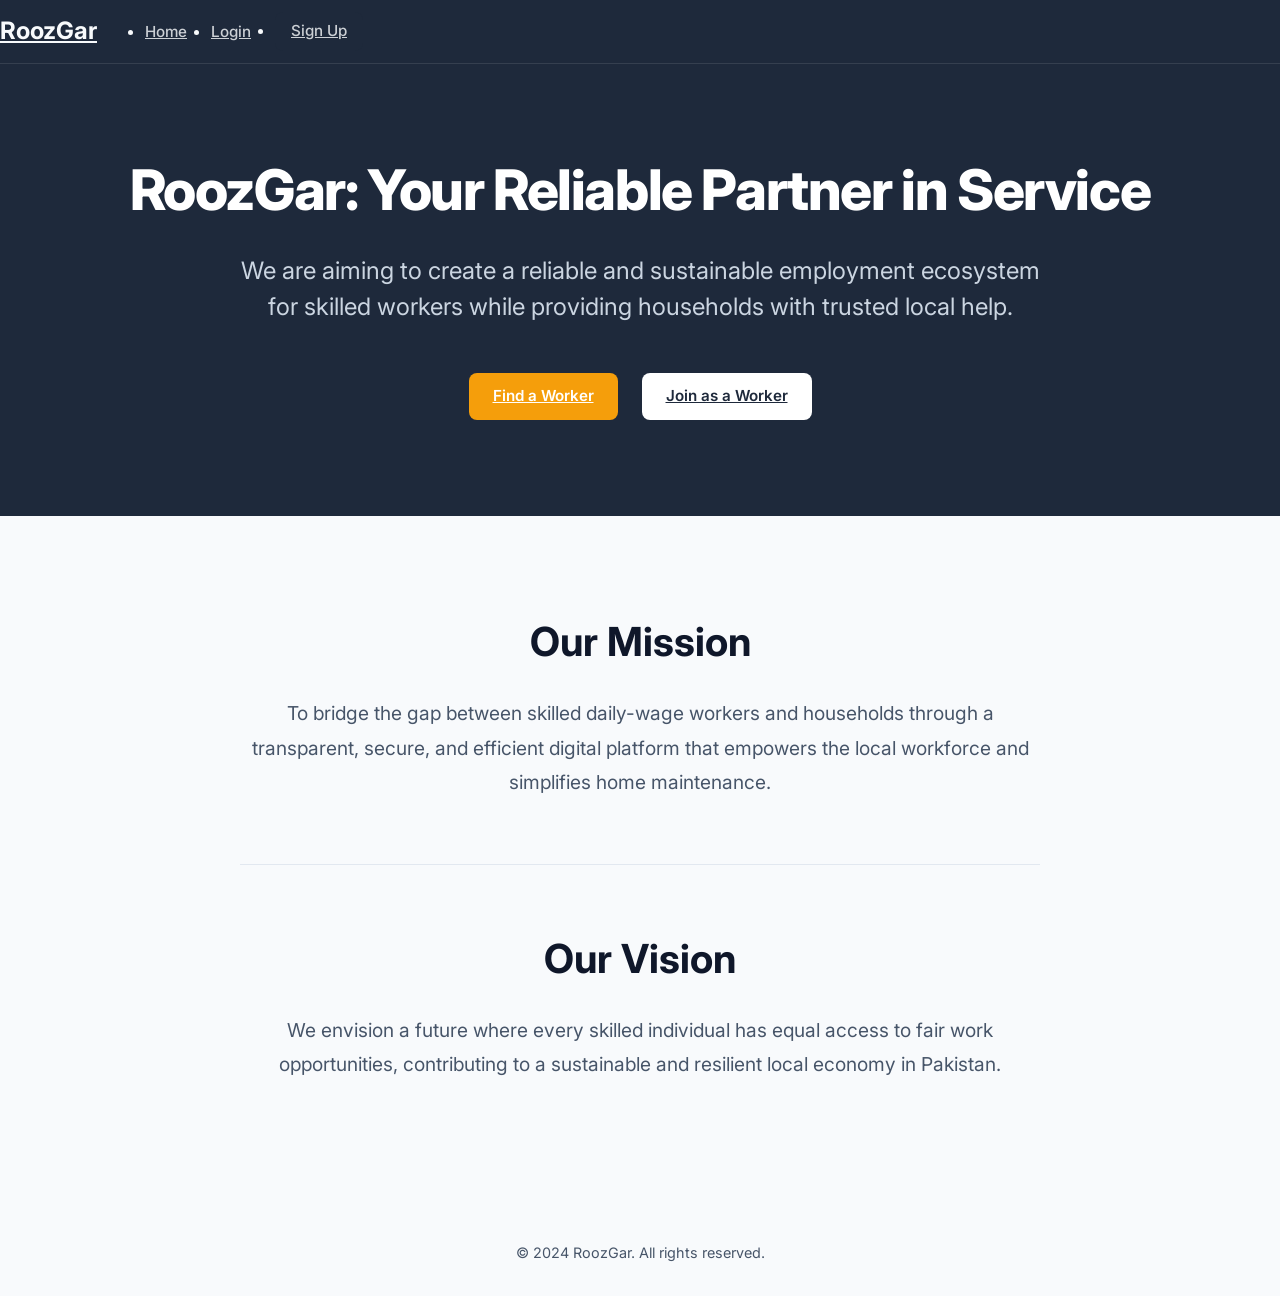
<file: index.html>
<!DOCTYPE html>
<html lang="en">

<head>
    <meta charset="UTF-8">
    <meta name="viewport" content="width=device-width, initial-scale=1.0">
    <title>RoozGar | Connect with Local Help</title>
    <link rel="stylesheet" href="style.css">
</head>

<body>
    <header>
        <div class="container">
            <nav>
                <a href="index.html" class="logo">
                    RoozGar
                </a>
                <ul class="nav-links">
                    <li><a href="index.html">Home</a></li>
                    <li id="complaintLink" style="display: none;"><a href="#" onclick="openComplaintModal()">File a
                            Complaint</a></li>
                    <li><a href="auth.html" id="loginLink">Login</a></li>
                    <li><a href="auth.html" class="btn btn-primary" id="signupBtn" style="padding: 0.5rem 1rem;">Sign
                            Up</a></li>
                    <li id="logoutLink" style="display: none;"><a href="#" onclick="logout()">Logout</a></li>
                </ul>
            </nav>
        </div>
    </header>

    <main>
        <section class="hero" style="background: var(--header-bg); color: var(--header-text);">
            <div class="container animate-fade">
                <h1 style="color: white; margin-bottom: 2rem;">RoozGar: Your Reliable Partner in Service</h1>
                <p style="color: #cbd5e1; font-size: 1.5rem; max-width: 800px; margin: 0 auto 3rem;">We are aiming to
                    create a reliable and sustainable employment ecosystem for skilled workers while providing
                    households with trusted local help.</p>
                <div class="hero-btns">
                    <a href="onboarding.html?role=household" class="btn btn-secondary">Find a Worker</a>
                    <a href="onboarding.html?role=worker" class="btn btn-primary"
                        style="background: white; color: var(--header-bg);">Join as a Worker</a>
                </div>
            </div>
        </section>

        <section class="container" style="padding: 6rem 0;">
            <div style="max-width: 800px; margin: 0 auto; text-align: center;">
                <div class="animate-fade" style="margin-bottom: 4rem;">
                    <h2 style="font-size: 2.5rem; margin-bottom: 1.5rem;">Our Mission</h2>
                    <p style="font-size: 1.2rem; color: var(--text-secondary); line-height: 1.8;">To bridge the gap
                        between skilled daily-wage workers and households through a transparent, secure, and efficient
                        digital platform that empowers the local workforce and simplifies home maintenance.</p>
                </div>

                <div class="animate-fade" style="border-top: 1px solid var(--border-color); padding-top: 4rem;">
                    <h2 style="font-size: 2.5rem; margin-bottom: 1.5rem;">Our Vision</h2>
                    <p style="font-size: 1.2rem; color: var(--text-secondary); line-height: 1.8;">We envision a future
                        where every skilled individual has equal access to fair work opportunities, contributing to a
                        sustainable and resilient local economy in Pakistan.</p>
                </div>
            </div>
        </section>
    </main>

    <footer>
        <div class="container">
            <p>&copy; 2024 RoozGar. All rights reserved.</p>
        </div>
    </footer>
    <div id="toastContainer" class="toast-container"></div>

    <script>
        function showSplash(title, message, icon = '⭐', duration = 3000) {
            const overlay = document.getElementById('splashOverlay');
            document.getElementById('splashTitle').textContent = title;
            document.getElementById('splashMessage').textContent = message;
            document.getElementById('splashIcon').textContent = icon;

            overlay.classList.remove('fade-out');
            overlay.classList.add('active');

            setTimeout(() => {
                overlay.classList.add('fade-out');
                setTimeout(() => {
                    overlay.classList.remove('active');
                }, 800);
            }, duration);
        }

        function checkLoginStatus() {
            const userProfile = JSON.parse(localStorage.getItem('userProfile') || '{}');
            const loginLink = document.getElementById('loginLink');
            const signupBtn = document.getElementById('signupBtn');
            const logoutLink = document.getElementById('logoutLink');
            const complaintLink = document.getElementById('complaintLink');

            if (userProfile.name) {
                if (loginLink) loginLink.style.display = 'none';
                if (signupBtn) signupBtn.style.display = 'none';
                if (logoutLink) logoutLink.style.display = 'block';
                if (complaintLink) complaintLink.style.display = 'block';

                if (localStorage.getItem('justLoggedIn') === 'true') {
                    showSplash("WELCOME BACK", `Hello ${userProfile.name.split(' ')[0]}, you're ready to go!`, "🏠");
                    localStorage.removeItem('justLoggedIn');
                }
            }
        }

        function logout() {
            localStorage.removeItem('userProfile');
            window.location.reload();
        }

        function openComplaintModal() {
            document.getElementById('complaintModal').style.display = 'flex';
        }

        function closeComplaintModal() {
            document.getElementById('complaintModal').style.display = 'none';
        }

        document.getElementById('complaintForm').onsubmit = function (e) {
            e.preventDefault();
            closeComplaintModal();
            showToast('Complaint Filed', 'Our team will review your complaint shortly.', 'success');
        };

        function showToast(title, message, type = '') {
            const container = document.getElementById('toastContainer');
            if (!container) return;
            const toast = document.createElement('div');
            toast.className = `toast ${type}`;
            toast.innerHTML = `
                <div style="font-weight: 700;">${title}</div>
                <div style="font-size: 0.9rem;">${message}</div>
            `;
            container.appendChild(toast);
            setTimeout(() => { if (toast.parentElement) toast.style.animation = 'fadeOut 0.5s ease forwards'; }, 3000);
            setTimeout(() => { if (toast.parentElement) toast.remove(); }, 3500);
        }

        checkLoginStatus();
    </script>

    <!-- Complaint Modal -->
    <div id="complaintModal" class="modal">
        <div class="modal-content">
            <span class="close-modal" onclick="closeComplaintModal()">&times;</span>
            <h2 style="margin-bottom: 1.5rem;">File a Complaint</h2>
            <form id="complaintForm">
                <div class="form-group">
                    <label>Subject</label>
                    <input type="text" placeholder="e.g. Delayed Service" required>
                </div>
                <div class="form-group">
                    <label>Details</label>
                    <textarea rows="4" placeholder="Describe your issue..." required></textarea>
                </div>
                <button type="submit" class="btn btn-primary" style="width: 100%;">Submit Complaint</button>
            </form>
        </div>
    </div>
    <!-- Splash Notification Overlay -->
    <div id="splashOverlay" class="splash-overlay">
        <div class="splash-content">
            <span id="splashIcon" class="splash-icon">⭐</span>
            <div class="splash-logo">RoozGar</div>
            <h1 id="splashTitle" class="splash-title">Success!</h1>
            <p id="splashMessage" class="splash-message">Your action was completed successfully.</p>
        </div>
    </div>
</body>

</html>
</file>
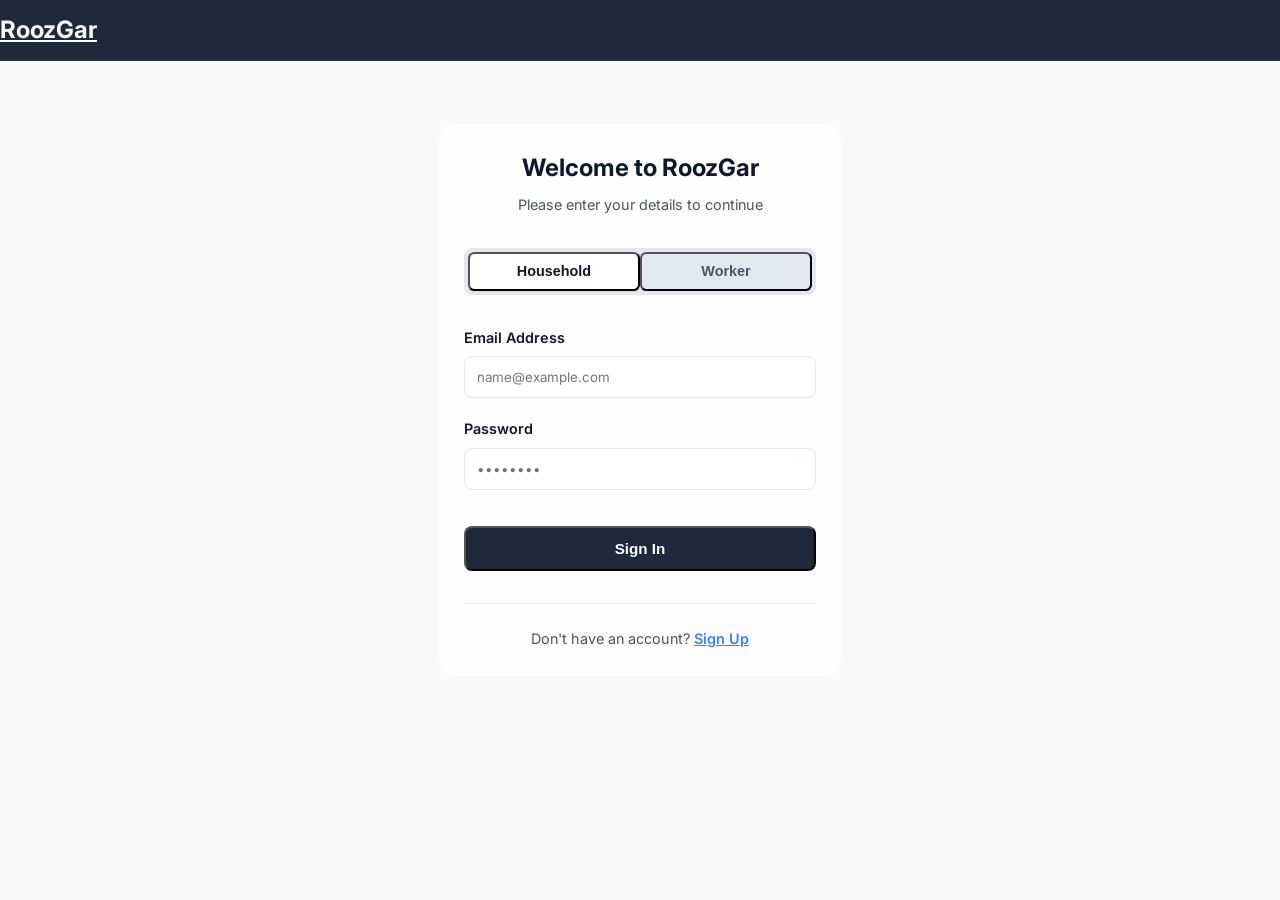
<file: auth.html>
<!DOCTYPE html>
<html lang="en">

<head>
    <meta charset="UTF-8">
    <meta name="viewport" content="width=device-width, initial-scale=1.0">
    <title>Login & Sign Up | RoozGar</title>
    <link rel="stylesheet" href="style.css">
    <style>
        .auth-container {
            max-width: 450px;
            margin: 4rem auto;
            padding: 0 1.5rem;
        }

        .auth-tab {
            display: flex;
            background: #e2e8f0;
            padding: 0.25rem;
            border-radius: 0.5rem;
            margin-bottom: 2rem;
        }

        .tab-btn {
            flex: 1;
            padding: 0.6rem;
            border-radius: 0.4rem;
            font-weight: 600;
            font-size: 0.9rem;
            color: var(--text-secondary);
            background: transparent;
        }

        .tab-btn.active {
            background: white;
            color: var(--text-primary);
            box-shadow: var(--shadow-sm);
        }

        .form-group {
            margin-bottom: 1.25rem;
        }

        label {
            display: block;
            font-size: 0.85rem;
            font-weight: 600;
            margin-bottom: 0.5rem;
            color: var(--text-secondary);
        }

        input {
            width: 100%;
            padding: 0.75rem 1rem;
            border: 1px solid var(--border-color);
            border-radius: 0.5rem;
            outline: none;
            transition: border-color 0.2s;
        }

        input:focus {
            border-color: var(--accent-blue);
        }
    </style>
</head>

<body>
    <header>
        <div class="container">
            <nav>
                <a href="index.html" class="logo">RoozGar</a>
            </nav>
        </div>
    </header>

    <main class="auth-container animate-fade">
        <div class="card glass">
            <h1 style="text-align: center; margin-bottom: 0.5rem; font-size: 1.5rem;">Welcome to RoozGar</h1>
            <p style="text-align: center; color: var(--text-secondary); font-size: 0.9rem; margin-bottom: 2rem;">Please
                enter your details to continue</p>

            <div class="auth-tab">
                <button class="tab-btn active" id="householdTab">Household</button>
                <button class="tab-btn" id="workerTab">Worker</button>
            </div>

            <form id="authForm"
                onsubmit="event.preventDefault(); localStorage.setItem('justLoggedIn', 'true'); window.location.href='index.html';">
                <div class="form-group">
                    <label for="email">Email Address</label>
                    <input type="email" id="email" placeholder="name@example.com" required>
                </div>
                <div class="form-group">
                    <label for="password">Password</label>
                    <input type="password" id="password" placeholder="••••••••" required>
                </div>
                <button type="submit" class="btn btn-primary" style="width: 100%; margin-top: 1rem;">Sign In</button>
            </form>

            <div
                style="margin-top: 2rem; padding-top: 1.5rem; border-top: 1px solid var(--border-color); text-align: center;">
                <p style="font-size: 0.9rem; color: var(--text-secondary);">
                    Don't have an account? <a href="#" style="color: var(--accent-blue); font-weight: 600;">Sign Up</a>
                </p>
            </div>
        </div>
    </main>

    <script>
        const householdTab = document.getElementById('householdTab');
        const workerTab = document.getElementById('workerTab');
        const submitBtn = document.querySelector('button[type="submit"]');

        householdTab.addEventListener('click', () => {
            householdTab.classList.add('active');
            workerTab.classList.remove('active');
            submitBtn.style.backgroundColor = 'var(--accent-blue)';
        });

        workerTab.addEventListener('click', () => {
            workerTab.classList.add('active');
            householdTab.classList.remove('active');
            submitBtn.style.backgroundColor = 'var(--accent-green)';
        });
    </script>
</body>

</html>
</file>
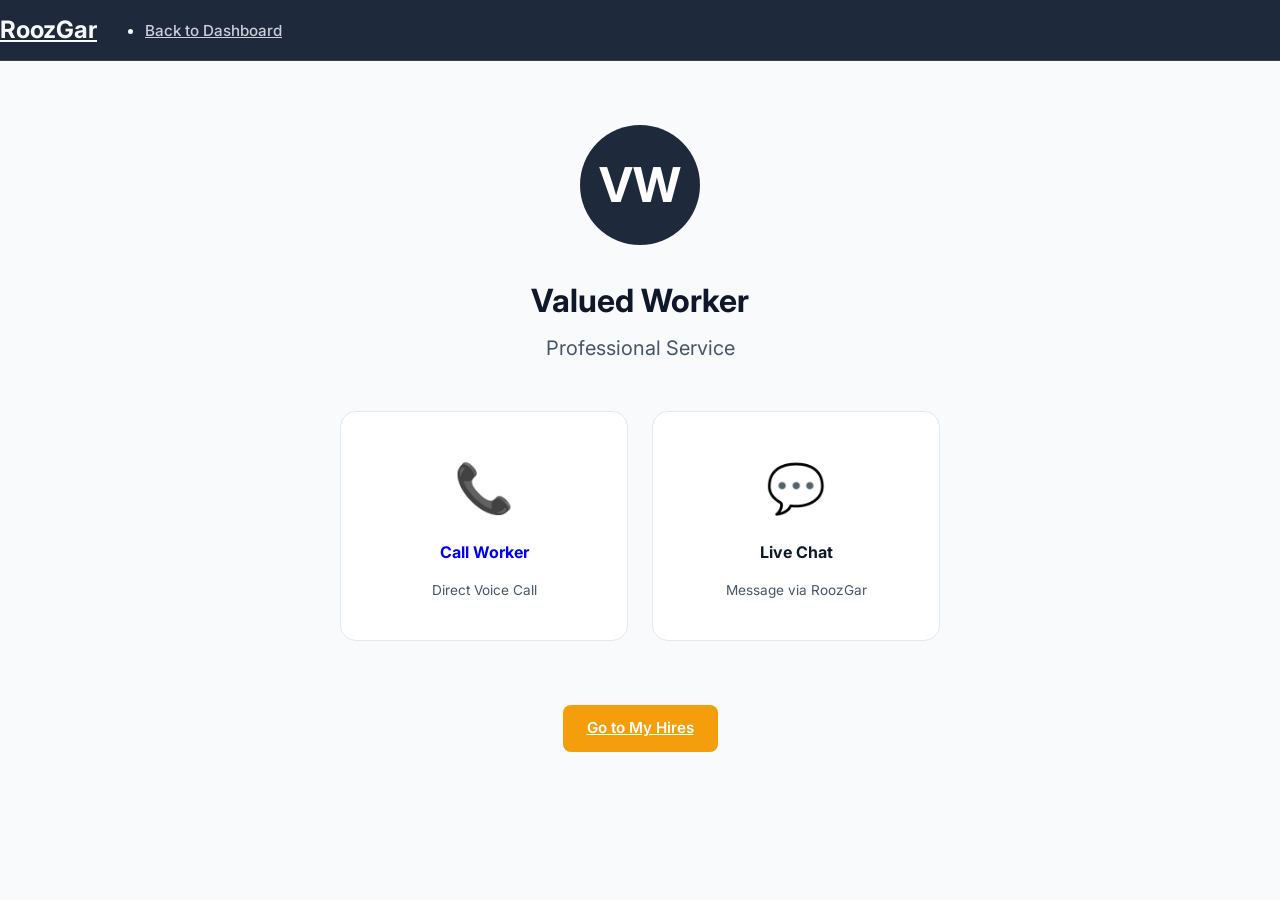
<file: contact-worker.html>
<!DOCTYPE html>
<html lang="en">

<head>
    <meta charset="UTF-8">
    <meta name="viewport" content="width=device-width, initial-scale=1.0">
    <title>Contact Worker | RoozGar</title>
    <link rel="stylesheet" href="style.css">
    <style>
        .contact-container {
            max-width: 600px;
            margin: 4rem auto;
            text-align: center;
        }

        .worker-profile-large {
            width: 120px;
            height: 120px;
            background: var(--header-bg);
            color: white;
            border-radius: 50%;
            display: flex;
            align-items: center;
            justify-content: center;
            font-size: 3rem;
            margin: 0 auto 2rem;
            font-weight: 700;
        }

        .contact-actions {
            display: grid;
            grid-template-columns: 1fr 1fr;
            gap: 1.5rem;
            margin-top: 3rem;
        }

        .action-card {
            padding: 2.5rem;
            cursor: pointer;
            text-decoration: none;
            display: flex;
            flex-direction: column;
            align-items: center;
            gap: 1rem;
        }

        .action-card i {
            font-size: 2.5rem;
        }

        .action-card:hover {
            border-color: var(--accent-blue);
            background: var(--bg-primary);
        }
    </style>
</head>

<body>
    <header>
        <div class="container">
            <nav>
                <a href="index.html" class="logo">RoozGar</a>
                <ul class="nav-links">
                    <li><a href="household.html">Back to Dashboard</a></li>
                </ul>
            </nav>
        </div>
    </header>

    <main class="container">
        <div class="contact-container animate-fade">
            <div class="worker-profile-large" id="workerInitials">??</div>
            <h1 id="workerName">Worker Name</h1>
            <p id="workerSkill" style="color: var(--text-secondary); font-size: 1.25rem; margin-top: 0.5rem;">Skillset
            </p>

            <div class="contact-actions">
                <a href="tel:+923000000000" class="card action-card">
                    <span style="font-size: 3rem;">📞</span>
                    <strong>Call Worker</strong>
                    <p style="font-size: 0.85rem; color: var(--text-secondary);">Direct Voice Call</p>
                </a>
                <div class="card action-card" onclick="alert('Chat feature coming soon!')">
                    <span style="font-size: 3rem;">💬</span>
                    <strong>Live Chat</strong>
                    <p style="font-size: 0.85rem; color: var(--text-secondary);">Message via RoozGar</p>
                </div>
            </div>

            <div style="margin-top: 4rem;">
                <a href="household.html" class="btn btn-secondary">Go to My Hires</a>
            </div>
        </div>
    </main>

    <script>
        const params = new URLSearchParams(window.location.search);
        const name = params.get('name') || 'Valued Worker';
        const skill = params.get('skill') || 'Professional Service';

        document.getElementById('workerName').textContent = name;
        document.getElementById('workerSkill').textContent = skill;
        document.getElementById('workerInitials').textContent = name.split(' ').map(n => n[0]).join('').toUpperCase();
    </script>
</body>

</html>
</file>
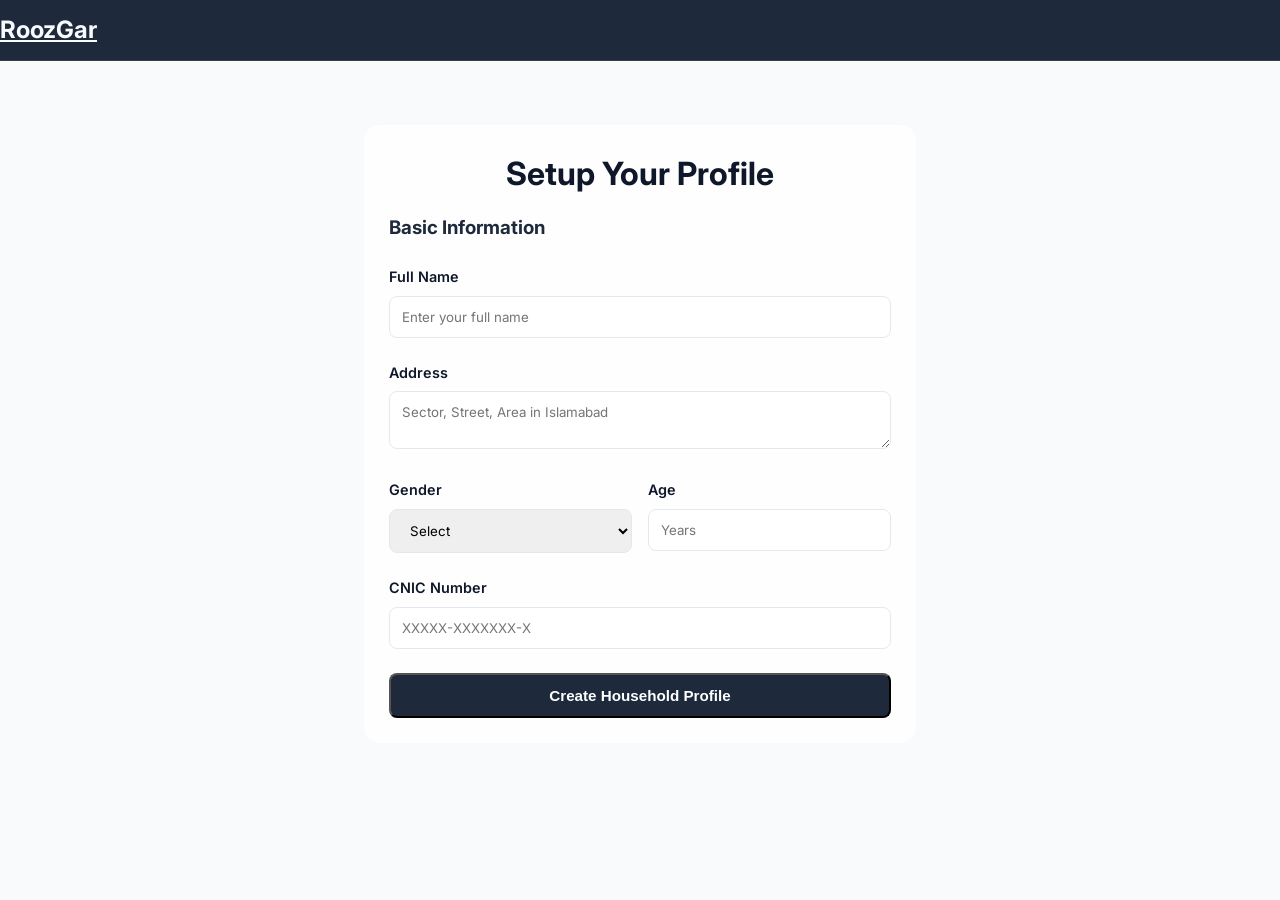
<file: onboarding.html>
<!DOCTYPE html>
<html lang="en">

<head>
    <meta charset="UTF-8">
    <meta name="viewport" content="width=device-width, initial-scale=1.0">
    <title>Profile Setup | RoozGar</title>
    <link rel="stylesheet" href="style.css">
    <style>
        .onboarding-container {
            max-width: 600px;
            margin: 4rem auto;
            padding: 0 1.5rem;
        }

        .step-indicator {
            display: flex;
            justify-content: center;
            gap: 1rem;
            margin-bottom: 2rem;
        }

        .step {
            width: 40px;
            height: 40px;
            border-radius: 50%;
            background: var(--border-color);
            display: flex;
            align-items: center;
            justify-content: center;
            font-weight: 700;
            color: var(--text-secondary);
            transition: all 0.3s ease;
        }

        .step.active {
            background: var(--accent-indigo);
            color: white;
            box-shadow: var(--shadow-md);
        }

        .form-section {
            display: none;
        }

        .form-section.active {
            display: block;
            animation: fadeIn 0.5s ease;
        }

        .form-group {
            margin-bottom: 1.5rem;
        }

        label {
            display: block;
            font-size: 0.9rem;
            font-weight: 600;
            margin-bottom: 0.5rem;
        }

        input,
        select,
        textarea {
            width: 100%;
            padding: 0.75rem 1rem;
            border: 1px solid var(--border-color);
            border-radius: 0.5rem;
            font-family: inherit;
        }

        input:focus,
        select:focus,
        textarea:focus {
            outline: none;
            border-color: var(--accent-indigo);
            box-shadow: 0 0 0 3px rgba(30, 27, 75, 0.1);
        }
    </style>
</head>

<body>
    <header>
        <div class="container">
            <nav>
                <a href="index.html" class="logo">RoozGar</a>
            </nav>
        </div>
    </header>

    <main class="onboarding-container">
        <div class="card glass animate-fade">
            <h1 id="onboardingTitle" style="text-align: center; margin-bottom: 1rem;">Setup Your Profile</h1>

            <div id="stepIndicator" class="step-indicator">
                <div class="step active" id="step1Circle">1</div>
                <div class="step" id="step2Circle">2</div>
            </div>

            <form id="onboardingForm">
                <!-- Step 1: Basic Details -->
                <div id="step1" class="form-section active">
                    <h3 style="margin-bottom: 1.5rem; color: var(--accent-indigo);">Basic Information</h3>
                    <div class="form-group">
                        <label>Full Name</label>
                        <input type="text" id="fullName" placeholder="Enter your full name" required>
                    </div>
                    <div class="form-group">
                        <label>Address</label>
                        <textarea id="address" placeholder="Sector, Street, Area in Islamabad" required></textarea>
                    </div>
                    <div style="display: grid; grid-template-columns: 1fr 1fr; gap: 1rem;">
                        <div class="form-group">
                            <label>Gender</label>
                            <select id="gender" required>
                                <option value="">Select</option>
                                <option value="Male">Male</option>
                                <option value="Female">Female</option>
                                <option value="Other">Other</option>
                            </select>
                        </div>
                        <div class="form-group">
                            <label>Age</label>
                            <input type="number" id="age" min="18" placeholder="Years" required>
                        </div>
                    </div>
                    <div class="form-group">
                        <label>CNIC Number</label>
                        <input type="text" id="nic" placeholder="XXXXX-XXXXXXX-X" required>
                    </div>
                    <button type="button" class="btn btn-primary" style="width: 100%;" id="nextBtn">Continue</button>
                </div>

                <!-- Step 2: Occupation Details (Worker Only) -->
                <div id="step2" class="form-section">
                    <h3 style="margin-bottom: 1.5rem; color: var(--accent-amber);">Occupational Details</h3>
                    <div class="form-group">
                        <label>Current Occupation</label>
                        <select id="occupation" required disabled>
                            <option value="">Select your skill</option>
                            <option value="Electrician">Electrician</option>
                            <option value="Plumber">Plumber</option>
                            <option value="Home Cleaner">Home Cleaner</option>
                            <option value="Carpenter">Carpenter</option>
                            <option value="Painter">Painter</option>
                        </select>
                    </div>
                    <div class="form-group">
                        <label>Core Expertise</label>
                        <textarea id="expertise" placeholder="Describe what you are best at..." required
                            disabled></textarea>
                    </div>
                    <div class="form-group">
                        <label>Years of Experience</label>
                        <input type="number" id="experience" min="0" placeholder="e.g. 5" required disabled>
                    </div>
                    <div style="display: flex; gap: 1rem;">
                        <button type="button" class="btn" style="flex: 1; border: 1px solid var(--border-color);"
                            id="prevBtn">Back</button>
                        <button type="submit" class="btn btn-secondary" style="flex: 1;">Complete Setup</button>
                    </div>
                </div>

                <!-- Step 1 Submit for Household -->
                <div id="householdSubmit" style="display: none; margin-top: 1.5rem;">
                    <button type="submit" class="btn btn-primary" style="width: 100%;">Create Household Profile</button>
                </div>
            </form>
        </div>
    </main>

    <script>
        const urlParams = new URLSearchParams(window.location.search);
        const role = urlParams.get('role') || 'household';

        const step1 = document.getElementById('step1');
        const step2 = document.getElementById('step2');
        const stepIndicator = document.getElementById('stepIndicator');
        const step2Circle = document.getElementById('step2Circle');
        const householdSubmit = document.getElementById('householdSubmit');
        const nextBtn = document.getElementById('nextBtn');
        const prevBtn = document.getElementById('prevBtn');
        const onboardingForm = document.getElementById('onboardingForm');

        // Adjust visibility based on role
        if (role === 'household') {
            stepIndicator.style.display = 'none';
            nextBtn.style.display = 'none';
            householdSubmit.style.display = 'block';
        }

        nextBtn.addEventListener('click', () => {
            // Basic validation for Step 1
            const inputs = step1.querySelectorAll('input, select, textarea');
            let valid = true;
            inputs.forEach(i => { if (!i.checkValidity()) { i.reportValidity(); valid = false; } });

            if (valid) {
                step1.classList.remove('active');
                step2.classList.add('active');
                step2Circle.classList.add('active');

                // Enable Step 2 inputs
                step2.querySelectorAll('input, select, textarea').forEach(i => i.disabled = false);
            }
        });

        prevBtn.addEventListener('click', () => {
            step2.classList.remove('active');
            step1.classList.add('active');
            step2Circle.classList.remove('active');
        });

        onboardingForm.onsubmit = function (e) {
            e.preventDefault();

            const profile = {
                role: role,
                name: document.getElementById('fullName').value,
                address: document.getElementById('address').value,
                gender: document.getElementById('gender').value,
                age: document.getElementById('age').value,
                nic: document.getElementById('nic').value
            };

            if (role === 'worker') {
                profile.occupation = document.getElementById('occupation').value;
                profile.expertise = document.getElementById('expertise').value;
                profile.experience = document.getElementById('experience').value;
            }

            localStorage.setItem('userProfile', JSON.stringify(profile));

            alert(`Welcome, ${profile.name}! Your ${role} profile has been created.`);
            window.location.href = role === 'worker' ? 'worker.html' : 'household.html';
        };
    </script>
</body>

</html>
</file>
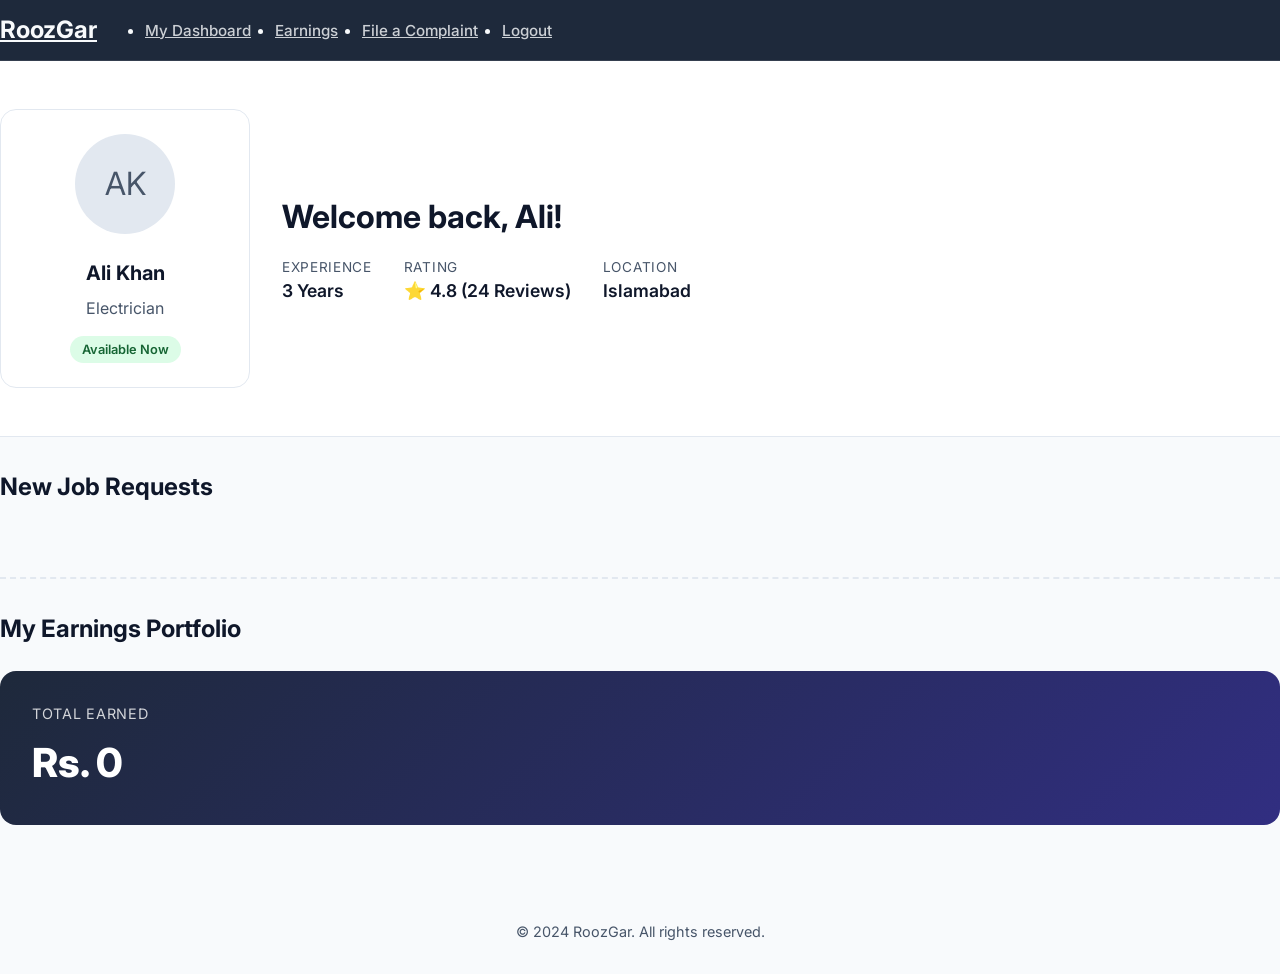
<file: worker.html>
<!DOCTYPE html>
<html lang="en">

<head>
    <meta charset="UTF-8">
    <meta name="viewport" content="width=device-width, initial-scale=1.0">
    <title>Worker Dashboard | RoozGar</title>
    <link rel="stylesheet" href="style.css">
    <style>
        .profile-header {
            background: var(--bg-secondary);
            padding: 3rem 0;
            border-bottom: 1px solid var(--border-color);
            margin-bottom: 2rem;
        }

        .profile-grid {
            display: grid;
            grid-template-columns: 250px 1fr;
            gap: 2rem;
        }

        .status-badge {
            display: inline-block;
            padding: 0.25rem 0.75rem;
            border-radius: 99px;
            font-size: 0.8rem;
            font-weight: 600;
        }

        .status-available {
            background: #dcfce7;
            color: #166534;
        }

        .job-meta {
            font-size: 0.85rem;
            color: var(--text-secondary);
            margin-top: 0.5rem;
        }

        @media (max-width: 768px) {
            .profile-grid {
                grid-template-columns: 1fr;
            }
        }
    </style>
</head>

<body>
    <header>
        <div class="container">
            <nav>
                <a href="index.html" class="logo">RoozGar</a>
                <ul class="nav-links">
                    <li><a href="worker.html">My Dashboard</a></li>
                    <li><a href="#" onclick="loadEarnings()">Earnings</a></li>
                    <li><a href="#" onclick="openComplaintModal()">File a Complaint</a></li>
                    <li><a href="index.html" onclick="localStorage.removeItem('userProfile')">Logout</a></li>
                </ul>
            </nav>
        </div>
    </header>

    <div class="profile-header">
        <div class="container profile-grid animate-fade">
            <div class="card" style="text-align: center;">
                <div style="width: 100px; height: 100px; background: #e2e8f0; border-radius: 50%; margin: 0 auto 1.5rem; display: flex; align-items: center; justify-content: center; font-size: 2rem; color: var(--text-secondary);"
                    id="initialsCircle">
                    AK</div>
                <h2 style="font-size: 1.25rem; margin-bottom: 0.5rem;" id="workerName">Ali Khan</h2>
                <p style="color: var(--text-secondary); margin-bottom: 1rem;" id="workerSkill">Electrician</p>
                <span class="status-badge status-available">Available Now</span>
            </div>
            <div style="display: flex; flex-direction: column; justify-content: center;">
                <h1 style="font-size: 2rem; margin-bottom: 1rem;" id="welcomeMsg">Welcome back, Ali!</h1>
                <div style="display: flex; gap: 2rem;">
                    <div>
                        <p
                            style="color: var(--text-secondary); font-size: 0.85rem; text-transform: uppercase; letter-spacing: 0.05em;">
                            Experience</p>
                        <p style="font-weight: 600; font-size: 1.1rem;" id="workerExp">3 Years</p>
                    </div>
                    <div>
                        <p
                            style="color: var(--text-secondary); font-size: 0.85rem; text-transform: uppercase; letter-spacing: 0.05em;">
                            Rating</p>
                        <p style="font-weight: 600; font-size: 1.1rem;">⭐ 4.8 (24 Reviews)</p>
                    </div>
                    <div>
                        <p
                            style="color: var(--text-secondary); font-size: 0.85rem; text-transform: uppercase; letter-spacing: 0.05em;">
                            Location</p>
                        <p style="font-weight: 600; font-size: 1.1rem;">Islamabad</p>
                    </div>
                </div>
            </div>
        </div>
    </div>

    <main class="container">
        <h2 style="margin-bottom: 1.5rem; font-size: 1.5rem;">New Job Requests</h2>
        <div id="jobPool" class="grid animate-fade">
            <!-- Dynamic jobs will be injected here -->
        </div>

        <section class="earnings-section">
            <h2 style="margin-bottom: 1.5rem; font-size: 1.5rem;">My Earnings Portfolio</h2>
            <div class="earnings-stats">
                <div class="stat-card animate-fade">
                    <span class="stat-label">Total Earned</span>
                    <span class="stat-value" id="totalEarnings">Rs. 0</span>
                </div>
            </div>

            <div id="earningsHistory">
                <!-- Earnings history or empty state will be here -->
            </div>
        </section>
    </main>

    <script>
        function showSplash(title, message, icon = '⭐', duration = 2500) {
            const overlay = document.getElementById('splashOverlay');
            document.getElementById('splashTitle').textContent = title;
            document.getElementById('splashMessage').textContent = message;
            document.getElementById('splashIcon').textContent = icon;

            overlay.classList.remove('fade-out');
            overlay.classList.add('active');

            setTimeout(() => {
                overlay.classList.add('fade-out');
                setTimeout(() => {
                    overlay.classList.remove('active');
                }, 800);
            }, duration);
        }

        const userProfile = JSON.parse(localStorage.getItem('userProfile') || '{}');
        if (userProfile.name) {
            document.getElementById('workerName').textContent = userProfile.name;
            document.getElementById('welcomeMsg').textContent = `Welcome back, ${userProfile.name.split(' ')[0]}!`;
            document.getElementById('initialsCircle').textContent = userProfile.name.split(' ').map(n => n[0]).join('').toUpperCase();

            if (userProfile.occupation) document.getElementById('workerSkill').textContent = userProfile.occupation;
            if (userProfile.experience) document.getElementById('workerExp').textContent = `${userProfile.experience} Years`;
        }


        const jobPool = document.getElementById('jobPool');

        function loadJobs() {
            const jobs = JSON.parse(localStorage.getItem('jobs') || '[]');

            // If no jobs, add some defaults for demo
            if (jobs.length === 0) {
                const defaults = [
                    { id: 101, desc: 'Kitchen Wiring Repair', sector: 'E-7', price: 'Rs. 1500', time: '10 mins ago', img: '' },
                    { id: 102, desc: 'AC Installation', sector: 'Blue Area', price: 'Rs. 4000', time: '2 hours ago', img: '' }
                ];
                localStorage.setItem('jobs', JSON.stringify(defaults));
                return loadJobs();
            }

            jobPool.innerHTML = '';
            jobs.forEach(job => {
                const card = document.createElement('div');
                card.className = 'card glass';
                card.id = `job-${job.id}`;

                const jobImg = job.img ? `<img src="${job.img}" style="width: 100%; border-radius: 0.5rem; margin-bottom: 1rem; max-height: 150px; object-fit: cover;">` : '';

                card.innerHTML = `
                    <div style="display: flex; justify-content: space-between; align-items: flex-start; margin-bottom: 1rem;">
                        <h3 style="font-size: 1.1rem;">${job.desc.substring(0, 30)}${job.desc.length > 30 ? '...' : ''}</h3>
                        <span style="font-weight: 700; color: var(--accent-blue);">${job.price || 'Quotation'}</span>
                    </div>
                    ${jobImg}
                    <p style="font-size: 0.95rem; color: var(--text-primary); margin-bottom: 0.5rem;">${job.desc}</p>
                    <div class="job-meta">
                        <span>📍 ${job.sector}, Islamabad</span>
                        <span style="margin: 0 0.5rem;">•</span>
                        <span>Posted ${job.time}</span>
                    </div>
                    <div class="job-actions" style="display: flex; gap: 1rem; margin-top: 1.5rem;">
                        <button class="btn btn-secondary" style="flex: 1;" onclick="acceptJob(${job.id}, '${job.sector}')">Accept</button>
                        <button class="btn" style="flex: 1; border: 1px solid var(--border-color); background: transparent;" onclick="declineJob(${job.id})">Decline</button>
                    </div>
                `;
                jobPool.appendChild(card);
            });
        }

        function acceptJob(id, sector) {
            const card = document.getElementById(`job-${id}`);
            const actions = card.querySelector('.job-actions');

            // Update actions to show Accepted status and Contact options
            actions.innerHTML = `
                <div style="flex: 1; display: flex; flex-direction: column; gap: 0.5rem;">
                    <button class="btn" style="width: 100%; background: #dcfce7; color: #166534; cursor: default; border: none;">✓ Job Accepted</button>
                    <div class="contact-grid">
                        <a href="tel:+923000000000" class="btn-contact">Call Household</a>
                        <button class="btn btn-contact btn-msg" onclick="showToast('Messaging', 'Opening message thread with household...', 'success')">Message</button>
                    </div>
                    <button class="btn btn-primary" style="width: 100%; margin-top: 0.5rem;" onclick="completeJob(${id})">Mark as Completed</button>
                </div>
                <a href="https://www.google.com/maps/search/?api=1&query=Islamabad+${encodeURIComponent(sector)}" 
                   target="_blank" 
                   class="btn btn-primary" 
                   style="height: fit-content; align-self: center;">Directions</a>
            `;

            showSplash("MISSION ACCEPTED", "Get ready to start work!", "🛠️");
        }

        function completeJob(id) {
            const jobs = JSON.parse(localStorage.getItem('jobs') || '[]');
            const jobIndex = jobs.findIndex(j => j.id === id);

            if (jobIndex !== -1) {
                const completedJob = jobs[jobIndex];
                const earnings = JSON.parse(localStorage.getItem('earnings') || '[]');

                // Add to earnings
                earnings.push({
                    ...completedJob,
                    completedAt: new Date().toLocaleString()
                });

                // Remove from active jobs
                jobs.splice(jobIndex, 1);

                localStorage.setItem('jobs', JSON.stringify(jobs));
                localStorage.setItem('earnings', JSON.stringify(earnings));

                showSplash("JOB COMPLETED", `You earned ${completedJob.price}!`, "💰");
                loadJobs();
                loadEarnings();
            }
        }

        function loadEarnings() {
            const earnings = JSON.parse(localStorage.getItem('earnings') || '[]');
            const totalElement = document.getElementById('totalEarnings');
            const historyElement = document.getElementById('earningsHistory');

            let total = 0;
            if (earnings.length === 0) {
                totalElement.textContent = 'Rs. 0';
                historyElement.innerHTML = `
                    <div class="empty-earnings animate-fade">
                        <div style="font-size: 3rem; margin-bottom: 1rem;">💰</div>
                        <h3>You have zero earning</h3>
                        <p>Complete your first job to see your earnings here!</p>
                    </div>
                `;
                return;
            }

            historyElement.innerHTML = '<div class="grid"></div>';
            const grid = historyElement.querySelector('.grid');

            earnings.forEach(job => {
                const amount = parseInt(job.price.replace(/[^\d]/g, '')) || 0;
                total += amount;

                const card = document.createElement('div');
                card.className = 'card animate-fade';
                card.innerHTML = `
                    <div style="display: flex; justify-content: space-between; align-items: center; margin-bottom: 0.5rem;">
                        <h4 style="font-size: 1rem;">${job.desc}</h4>
                        <span style="font-weight: 700; color: #10b981;">+ ${job.price}</span>
                    </div>
                    <p style="font-size: 0.85rem; color: var(--text-secondary);">📍 ${job.sector}</p>
                    <p style="font-size: 0.8rem; color: var(--text-secondary); margin-top: 0.5rem;">Completed on: ${job.completedAt}</p>
                `;
                grid.appendChild(card);
            });

            totalElement.textContent = `Rs. ${total}`;
        }

        function openComplaintModal() {
            document.getElementById('complaintModal').style.display = 'flex';
        }

        function closeComplaintModal() {
            document.getElementById('complaintModal').style.display = 'none';
        }

        document.getElementById('complaintForm').onsubmit = function (e) {
            e.preventDefault();
            closeComplaintModal();
            showToast('Complaint Filed', 'Our team will review your complaint shortly.', 'success');
        };

        function showToast(title, message, type = '') {
            const container = document.getElementById('toastContainer');
            if (!container) return;
            const toast = document.createElement('div');
            toast.className = `toast ${type}`;
            toast.innerHTML = `
                <div style="font-weight: 700;">${title}</div>
                <div style="font-size: 0.9rem;">${message}</div>
            `;
            container.appendChild(toast);
            setTimeout(() => { if (toast.parentElement) toast.style.animation = 'fadeOut 0.5s ease forwards'; }, 3000);
            setTimeout(() => { if (toast.parentElement) toast.remove(); }, 3500);
        }

        function declineJob(id) {
            if (confirm('Are you sure you want to decline this job?')) {
                const card = document.getElementById(`job-${id}`);
                card.style.opacity = '0.5';
                card.style.pointerEvents = 'none';
                setTimeout(() => card.remove(), 500);
            }
        }

        loadJobs();
        loadEarnings();
    </script>

    <footer>
        <div class="container">
            <p>&copy; 2024 RoozGar. All rights reserved.</p>
        </div>
    </footer>
    <div id="toastContainer" class="toast-container"></div>

    <!-- Complaint Modal -->
    <div id="complaintModal" class="modal">
        <div class="modal-content">
            <span class="close-modal" onclick="closeComplaintModal()">&times;</span>
            <h2 style="margin-bottom: 1.5rem;">File a Complaint</h2>
            <form id="complaintForm">
                <div class="form-group">
                    <label>Subject</label>
                    <input type="text" placeholder="e.g. Payment Issue" required>
                </div>
                <div class="form-group">
                    <label>Details</label>
                    <textarea rows="4" placeholder="Describe your issue..." required></textarea>
                </div>
                <button type="submit" class="btn btn-primary" style="width: 100%;">Submit Complaint</button>
            </form>
        </div>
    </div>
    <!-- Splash Notification Overlay -->
    <div id="splashOverlay" class="splash-overlay">
        <div class="splash-content">
            <span id="splashIcon" class="splash-icon">⭐</span>
            <div class="splash-logo">RoozGar</div>
            <h1 id="splashTitle" class="splash-title">Success!</h1>
            <p id="splashMessage" class="splash-message">Your action was completed successfully.</p>
        </div>
    </div>
</body>

</html>
</file>
<file: style.css>
@import url('https://fonts.googleapis.com/css2?family=Inter:wght@300;400;500;600;700&display=swap');

:root {
    --bg-primary: #f8fafc;
    /* Soft Blue-Gray Body Bg */
    --bg-secondary: #ffffff;
    --text-primary: #0f172a;
    /* Deep Navy Text */
    --text-secondary: #475569;
    --accent-indigo: #1e293b;
    /* Professional Dark Slate */
    --accent-indigo-hover: #334155;
    --accent-amber: #f59e0b;
    --accent-amber-hover: #d97706;
    --accent-blue: #3b82f6;
    /* Brighter Blue for accents */
    --border-color: #e2e8f0;
    --header-bg: #1e293b;
    /* Dark Header */
    --header-text: #f8fafc;
    /* Salt White Header Text */
    --shadow-sm: 0 1px 2px 0 rgb(0 0 0 / 0.05);
    --shadow-md: 0 4px 6px -1px rgb(0 0 0 / 0.1), 0 2px 4px -2px rgb(0 0 0 / 0.1);
    --shadow-lg: 0 10px 15px -3px rgb(0 0 0 / 0.1), 0 4px 6px -4px rgb(0 0 0 / 0.1);
    --glass-bg: rgba(255, 255, 255, 0.8);
    --glass-border: rgba(255, 255, 255, 0.5);
}

* {
    margin: 0;
    padding: 0;
    box-sizing: border-box;
}

body {
    font-family: 'Inter', sans-serif;
    background-color: var(--bg-primary);
    color: var(--text-primary);
    line-height: 1.5;
    -webkit-font-smoothing: antialiased;
}

/* Header Styles Update */
header {
    background: var(--header-bg);
    border-bottom: 1px solid rgba(255, 255, 255, 0.1);
    padding: 0.75rem 0;
    position: sticky;
    top: 0;
    z-index: 100;
    color: var(--header-text);
}

nav {
    display: flex;
    justify-content: flex-start;
    /* Left align nav */
    align-items: center;
    gap: 3rem;
}

.logo {
    font-size: 1.5rem;
    font-weight: 700;
    color: var(--header-text);
    display: flex;
    align-items: center;
    gap: 0.5rem;
}

.nav-links {
    display: flex;
    gap: 1.5rem;
    align-items: center;
}

.nav-links a {
    color: var(--header-text);
    opacity: 0.8;
    font-weight: 500;
    font-size: 0.95rem;
}

.nav-links a:hover {
    opacity: 1;
    color: var(--accent-amber);
}

/* Components */
.btn {
    padding: 0.75rem 1.5rem;
    border-radius: 0.5rem;
    font-weight: 600;
    font-size: 0.95rem;
    display: inline-block;
}

.btn-primary {
    background-color: var(--accent-indigo);
    color: white;
}

.btn-primary:hover {
    background-color: var(--accent-indigo-hover);
    transform: translateY(-1px);
    box-shadow: var(--shadow-md);
}

.btn-secondary {
    background-color: var(--accent-amber);
    color: white;
}

.btn-secondary:hover {
    background-color: var(--accent-amber-hover);
    transform: translateY(-1px);
    box-shadow: var(--shadow-md);
}

.card {
    background: var(--bg-secondary);
    border: 1px solid var(--border-color);
    border-radius: 1rem;
    padding: 1.5rem;
    transition: all 0.3s ease;
}

.card:hover {
    transform: translateY(-4px);
    box-shadow: var(--shadow-lg);
}

.glass {
    background: var(--glass-bg);
    backdrop-filter: blur(8px);
    border: 1px solid var(--glass-border);
}

/* Hero Section */
.hero {
    padding: 6rem 0;
    text-align: center;
    background: radial-gradient(circle at 50% 50%, rgba(30, 27, 75, 0.05) 0%, rgba(245, 158, 11, 0.05) 100%);
}

.hero h1 {
    font-size: 3.5rem;
    font-weight: 800;
    margin-bottom: 1.5rem;
    letter-spacing: -0.025em;
    line-height: 1.1;
}

.hero p {
    font-size: 1.25rem;
    color: var(--text-secondary);
    max-width: 600px;
    margin: 0 auto 3rem;
}

.hero-btns {
    display: flex;
    justify-content: center;
    gap: 1.5rem;
}

/* Grids */
.grid {
    display: grid;
    gap: 1.5rem;
    grid-template-columns: repeat(auto-fill, minmax(300px, 1fr));
}

/* Footer */
footer {
    padding: 4rem 0 2rem;
    text-align: center;
    color: var(--text-secondary);
    font-size: 0.9rem;
}

/* Notifications (Toasts) */
.toast-container {
    position: fixed;
    bottom: 2rem;
    right: 2rem;
    z-index: 1000;
}

.toast {
    background: var(--bg-secondary);
    color: var(--text-primary);
    padding: 1rem 1.5rem;
    border-radius: 0.75rem;
    box-shadow: var(--shadow-lg);
    border-left: 4px solid var(--accent-blue);
    margin-top: 0.75rem;
    display: flex;
    align-items: center;
    gap: 0.75rem;
    animation: slideIn 0.3s ease forwards;
}

.toast.success {
    border-left-color: #10b981;
}

.toast.welcome {
    background: linear-gradient(135deg, var(--accent-indigo) 0%, #312e81 100%);
    color: white;
    padding: 2rem;
    border: none;
    border-radius: 1rem;
    text-align: center;
    flex-direction: column;
    min-width: 300px;
}

/* Contact Options */
.contact-options {
    display: none;
    margin-top: 1rem;
    padding: 1rem;
    background: #f3f4f6;
    border-radius: 0.5rem;
    animation: fadeIn 0.3s ease;
}

.contact-grid {
    display: grid;
    grid-template-columns: 1fr 1fr;
    gap: 0.5rem;
    margin-bottom: 0.5rem;
}

.btn-contact {
    background: var(--accent-indigo);
    color: white;
    padding: 0.5rem 1rem;
    border-radius: 0.4rem;
    font-size: 0.85rem;
    width: 100%;
    text-align: center;
    display: flex;
    align-items: center;
    justify-content: center;
    gap: 0.4rem;
}

.btn-contact:hover {
    background: var(--accent-indigo-hover);
}

.btn-msg {
    background: var(--accent-amber);
}

.btn-msg:hover {
    background: var(--accent-amber-hover);
}

/* Modal Styles */
.modal {
    display: none;
    position: fixed;
    top: 0;
    left: 0;
    width: 100%;
    height: 100%;
    background: rgba(0, 0, 0, 0.5);
    z-index: 1000;
    align-items: center;
    justify-content: center;
    backdrop-filter: blur(4px);
}

.modal-content {
    background: var(--bg-secondary);
    padding: 2rem;
    border-radius: 1rem;
    width: 100%;
    max-width: 500px;
    position: relative;
    box-shadow: var(--shadow-lg);
    animation: fadeIn 0.3s ease;
}

.close-modal {
    position: absolute;
    top: 1rem;
    right: 1.25rem;
    font-size: 1.5rem;
    cursor: pointer;
    color: var(--text-secondary);
}

.form-group {
    margin-bottom: 1.25rem;
}

.form-group label {
    display: block;
    font-size: 0.9rem;
    font-weight: 600;
    margin-bottom: 0.5rem;
    color: var(--text-primary);
}

.form-group input,
.form-group textarea {
    width: 100%;
    padding: 0.75rem;
    border: 1px solid var(--border-color);
    border-radius: 0.5rem;
    outline: none;
    font-family: inherit;
}

.form-group input:focus,
.form-group textarea:focus {
    border-color: var(--accent-blue);
}

/* Animations */
@keyframes fadeIn {
    from {
        opacity: 0;
        transform: translateY(10px);
    }

    to {
        opacity: 1;
        transform: translateY(0);
    }
}

@keyframes slideIn {
    from {
        transform: translateX(100%);
        opacity: 0;
    }

    to {
        transform: translateX(0);
        opacity: 1;
    }
}

@keyframes fadeOut {
    to {
        opacity: 0;
        transform: translateY(10px);
    }
}

.animate-fade {
    animation: fadeIn 0.6s ease forwards;
}

@media (max-width: 768px) {
    .hero h1 {
        font-size: 2.5rem;
    }

    .hero-btns {
        flex-direction: column;
    }

    .nav-links {
        display: none;
    }
}

/* Earnings Styles */
.earnings-section {
    margin-top: 3rem;
    padding-top: 2rem;
    border-top: 2px dashed var(--border-color);
}

.earnings-stats {
    display: flex;
    gap: 2rem;
    margin-bottom: 2rem;
}

.stat-card {
    background: linear-gradient(135deg, var(--accent-indigo) 0%, #312e81 100%);
    color: white;
    padding: 2rem;
    border-radius: 1rem;
    flex: 1;
    display: flex;
    flex-direction: column;
    gap: 0.5rem;
}

.stat-value {
    font-size: 2.5rem;
    font-weight: 800;
}

.stat-label {
    font-size: 0.9rem;
    opacity: 0.8;
    text-transform: uppercase;
    letter-spacing: 0.05em;
}

.empty-earnings {
    text-align: center;
    padding: 4rem 2rem;
    background: var(--bg-secondary);
    border-radius: 1rem;
    border: 2px dashed var(--border-color);
    color: var(--text-secondary);
}

.empty-earnings h3 {
    font-size: 1.25rem;
    margin-bottom: 0.5rem;
    color: var(--text-primary);
}

/* Splash Notifications */
.splash-overlay {
    position: fixed;
    top: 0;
    left: 0;
    width: 100vw;
    height: 100vh;
    background: rgba(15, 23, 42, 0.95);
    /* Deep Navy Overlay */
    backdrop-filter: blur(12px);
    z-index: 2000;
    display: flex;
    flex-direction: column;
    align-items: center;
    justify-content: center;
    color: white;
    text-align: center;
    pointer-events: none;
    opacity: 0;
}

.splash-content {
    transform: scale(0.8);
    opacity: 0;
}

.splash-overlay.active {
    opacity: 1;
    pointer-events: all;
    transition: opacity 0.5s ease;
}

.splash-overlay.active .splash-content {
    animation: splashIn 0.8s cubic-bezier(0.34, 1.56, 0.64, 1) forwards;
}

.splash-logo {
    font-size: 6rem;
    font-weight: 800;
    background: linear-gradient(135deg, #f59e0b 0%, #3b82f6 100%);
    -webkit-background-clip: text;
    background-clip: text;
    -webkit-text-fill-color: transparent;
    margin-bottom: 1rem;
    letter-spacing: -0.05em;
}

.splash-title {
    font-size: 3.5rem;
    font-weight: 700;
    margin-bottom: 1rem;
    line-height: 1.1;
}

.splash-message {
    font-size: 1.5rem;
    color: #94a3b8;
    max-width: 600px;
}

.splash-icon {
    font-size: 5rem;
    margin-bottom: 2rem;
    display: block;
}

@keyframes splashIn {
    0% {
        transform: scale(0.5);
        opacity: 0;
    }

    100% {
        transform: scale(1);
        opacity: 1;
    }
}

@keyframes splashOut {
    to {
        transform: scale(1.2);
        opacity: 0;
    }
}

.splash-overlay.fade-out {
    opacity: 0;
    transition: opacity 0.8s ease;
}

.splash-overlay.fade-out .splash-content {
    animation: splashOut 0.8s ease forwards;
}
</file>
